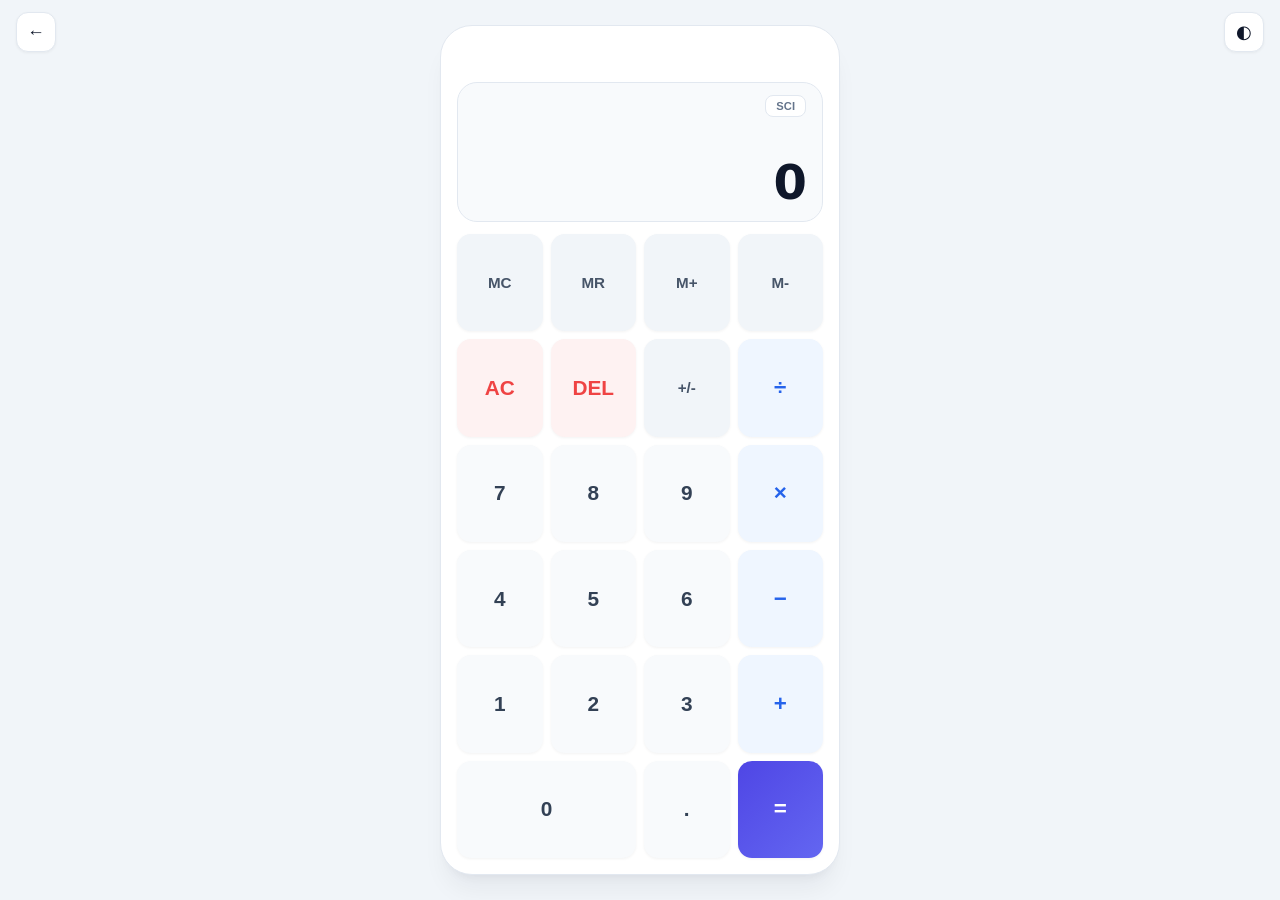
<file: calculadora.html>
<!DOCTYPE html>
<html lang="es" data-theme="dark">

<head>
   <meta charset="UTF-8" />
   <meta name="viewport" content="width=device-width, initial-scale=1.0, maximum-scale=1.0, user-scalable=no, viewport-fit=cover" />
   <meta name="description" content="Calculadora profesional responsiva con historial, memoria y modo científico" />
   <title>Calculadora Pro</title>
   <style>
      :root {
         --bg-app: #f1f5f9;
         --bg-calc: #ffffff;
         --text-primary: #0f172a;
         --text-secondary: #64748b;
         
         --btn-num: #f8fafc;
         --btn-num-text: #334155;
         --btn-num-hover: #f1f5f9;
         
         --btn-op: #eff6ff;
         --btn-op-text: #2563eb;
         --btn-op-hover: #dbeafe;
         
         --btn-fn: #f1f5f9;
         --btn-fn-text: #475569;
         --btn-fn-hover: #e2e8f0;
         
         --btn-action: #fef2f2;
         --btn-action-text: #ef4444;
         --btn-action-hover: #fee2e2;
         
         --btn-equal: linear-gradient(135deg, #4f46e5, #6366f1);
         --btn-equal-text: #ffffff;
         
         --shadow-calc: 0 20px 25px -5px rgba(15, 23, 42, 0.05), 0 8px 10px -6px rgba(15, 23, 42, 0.05);
         --shadow-btn: 0 1px 3px 0 rgba(0, 0, 0, 0.05);
         --border-ui: 1px solid #e2e8f0;
         --glow: rgba(79, 70, 229, 0.05);
         --transition-speed: 0.25s;
      }

      html[data-theme="dark"] {
         --bg-app: #090d16;
         --bg-calc: #111827;
         --text-primary: #f8fafc;
         --text-secondary: #94a3b8;
         
         --btn-num: #1f2937;
         --btn-num-text: #f3f4f6;
         --btn-num-hover: #374151;
         
         --btn-op: #1e1b4b;
         --btn-op-text: #60a5fa;
         --btn-op-hover: #2e1065;
         
         --btn-fn: #1f2937;
         --btn-fn-text: #9ca3af;
         --btn-fn-hover: #374151;
         
         --btn-action: #2d1616;
         --btn-action-text: #fca5a5;
         --btn-action-hover: #451a1a;
         
         --btn-equal: linear-gradient(135deg, #6366f1, #4f46e5);
         --btn-equal-text: #ffffff;
         
         --shadow-calc: 0 25px 50px -12px rgba(0, 0, 0, 0.5);
         --shadow-btn: 0 2px 4px 0 rgba(0, 0, 0, 0.3);
         --border-ui: 1px solid #1f2937;
         --glow: rgba(99, 102, 241, 0.15);
      }

      * {
         box-sizing: border-box;
         margin: 0;
         padding: 0;
         /* Evitar selección de texto al tapear rápido */
         -webkit-touch-callout: none;
         -webkit-user-select: none;
         user-select: none;
         -webkit-tap-highlight-color: transparent;
      }

      html, body {
         height: 100%;
         width: 100%;
         background: var(--bg-app);
         color: var(--text-primary);
         font-family: system-ui, -apple-system, BlinkMacSystemFont, "Segoe UI", Roboto, sans-serif;
         transition: background var(--transition-speed) ease;
         /* Permitir scroll solo a nivel de la app si es estrictamente necesario */
         overflow-y: auto; 
         display: flex;
         justify-content: center;
         align-items: center;
      }

      .viewport {
         width: 100%;
         height: 100dvh;
         display: flex;
         justify-content: center;
         align-items: center;
         padding: clamp(8px, 2vw, 16px);
      }

      .nav-header {
         position: absolute;
         top: calc(12px + env(safe-area-inset-top));
         left: 16px;
         right: 16px;
         display: flex;
         justify-content: space-between;
         z-index: 10;
         pointer-events: none;
      }

      .back-btn, .theme-btn {
         pointer-events: auto;
         width: 40px;
         height: 40px;
         border-radius: 12px;
         border: var(--border-ui);
         background: var(--bg-calc);
         color: var(--text-primary);
         box-shadow: var(--shadow-btn);
         cursor: pointer;
         display: flex;
         align-items: center;
         justify-content: center;
         font-size: 1.1rem;
         transition: all 0.2s;
      }

      .back-btn:active, .theme-btn:active {
         transform: scale(0.92);
         background: var(--btn-num-hover);
      }

      .calculator {
         width: 100%;
         max-width: 400px;
         height: 100%;
         max-height: 850px; /* Limite máximo en PC/Tablets */
         background: var(--bg-calc);
         border-radius: 32px;
         box-shadow: var(--shadow-calc);
         display: flex;
         flex-direction: column;
         gap: 12px;
         border: var(--border-ui);
         padding: 16px;
         padding-top: calc(56px + env(safe-area-inset-top));
         padding-bottom: max(16px, env(safe-area-inset-bottom));
         /* Permite scrollear solo el interior de la calc si la pantalla es enana */
         overflow-y: auto; 
      }

      .display {
         flex: 1 1 auto; /* Se encoge si falta espacio */
         min-height: 90px;
         max-height: 140px;
         border-radius: 20px;
         background: var(--btn-num);
         padding: 12px 16px;
         display: flex;
         flex-direction: column;
         justify-content: flex-end;
         text-align: right;
         border: var(--border-ui);
         transition: all var(--transition-speed) ease;
      }

      .status-row {
         display: flex;
         justify-content: space-between;
         align-items: center;
         margin-bottom: auto; /* Empuja el texto principal hacia abajo */
      }

      .memory-indicator {
         font-size: 0.8rem;
         font-weight: 800;
         color: var(--btn-op-text);
      }

      .mode-badge {
         padding: 4px 10px;
         border-radius: 8px;
         border: var(--border-ui);
         background: var(--bg-calc);
         color: var(--text-secondary);
         font-size: 0.7rem;
         font-weight: 700;
         cursor: pointer;
      }

      .mode-badge.active {
         background: var(--btn-op);
         color: var(--btn-op-text);
         border-color: transparent;
      }

      .history {
         min-height: 1.2rem;
         font-size: 0.9rem;
         color: var(--text-secondary);
         overflow: hidden;
         text-overflow: ellipsis;
         white-space: nowrap;
         font-weight: 500;
      }

      .main {
         font-size: clamp(2rem, 8vw, 3rem);
         font-weight: 600;
         line-height: 1.1;
         letter-spacing: -0.02em;
         word-break: break-all;
      }

      /* Contenedor fluido para todo el teclado */
      .keyboard-container {
         display: flex;
         flex-direction: column;
         flex: 4 1 auto; /* Toma la mayor parte del espacio y se ajusta */
         gap: 8px;
         min-height: 0; /* Clave para que flexbox comprima su contenido */
      }

      .science-panel, .keypad {
         display: grid;
         grid-template-columns: repeat(4, 1fr);
         grid-auto-rows: 1fr; /* Todas las filas miden lo mismo */
         gap: 8px;
      }

      .science-panel {
         flex: 2 1 auto;
         animation: fadeIn 0.2s ease-out;
      }

      .keypad {
         flex: 5 1 auto;
      }

      .science-panel[hidden] {
         display: none !important;
      }

      /* Botones dinámicos (sin height fijo ni aspect-ratio) */
      .btn {
         width: 100%;
         height: 100%;
         min-height: 44px; /* Altura mínima táctil recomendada por Apple/Google */
         border: 0;
         border-radius: 14px;
         font-size: clamp(1rem, 4vw, 1.3rem);
         font-weight: 600;
         cursor: pointer;
         box-shadow: var(--shadow-btn);
         display: flex;
         align-items: center;
         justify-content: center;
         transition: background 0.1s, transform 0.05s;
         touch-action: manipulation; /* Optimiza el tacto en móviles */
      }

      .btn.span-2 {
         grid-column: span 2;
      }

      .btn-num { background: var(--btn-num); color: var(--btn-num-text); }
      .btn-num:active { background: var(--btn-num-hover); }

      .btn-op { background: var(--btn-op); color: var(--btn-op-text); font-weight: 700; font-size: 1.4rem; }
      .btn-op:active { background: var(--btn-op-hover); }

      .btn-fn { background: var(--btn-fn); color: var(--btn-fn-text); font-size: 0.95rem; }
      .btn-fn:active { background: var(--btn-fn-hover); }

      .btn-action { background: var(--btn-action); color: var(--btn-action-text); font-weight: 700; }
      .btn-action:active { background: var(--btn-action-hover); }

      .btn-equal { background: var(--btn-equal); color: var(--btn-equal-text); font-size: 1.4rem; }
      .btn-equal:active { transform: scale(0.95); filter: brightness(0.9); }

      .btn:not(.btn-equal):active { transform: scale(0.94); }

      @keyframes fadeIn {
         from { opacity: 0; transform: translateY(-5px); }
         to { opacity: 1; transform: translateY(0); }
      }

      /* Adaptación para móviles estándar */
      @media (max-width: 480px) {
         .viewport { padding: 0; align-items: flex-end; }
         .calculator {
            border-radius: 24px 24px 0 0;
            border-bottom: 0;
            padding: 12px;
            padding-top: calc(56px + env(safe-area-inset-top));
         }
         .nav-header { top: calc(8px + env(safe-area-inset-top)); }
      }
   </style>
</head>

<body>
   <header class="nav-header">
      <button class="back-btn" type="button" id="backBtn" aria-label="Volver" onclick="window.location.href='index.html'" title="Volver al conversor">←</button>
      <!-- <button class="back-btn" type="button" id="backBtn" aria-label="Volver">←</button> -->
      <button class="theme-btn" type="button" id="themeBtn" aria-label="Cambiar tema">◐</button>
   </header>

   <main class="viewport">
      <section class="calculator" aria-label="Calculadora">
         <section class="display" aria-live="polite">
            <div class="status-row">
               <div id="memoryIndicator" class="memory-indicator"></div>
               <button type="button" class="mode-badge" id="scienceToggle">SCI</button>
            </div>
            <div id="historyDisplay" class="history"></div>
            <output id="mainDisplay" class="main">0</output>
         </section>

         <div class="keyboard-container">
            <section id="sciencePanel" class="science-panel" hidden>
               <button type="button" class="btn btn-fn" data-science="sqrt">√x</button>
               <button type="button" class="btn btn-fn" data-science="square">x²</button>
               <button type="button" class="btn btn-fn" data-science="cube">x³</button>
               <button type="button" class="btn btn-fn" data-science="inv">1/x</button>
               <button type="button" class="btn btn-fn" data-science="sin">sin</button>
               <button type="button" class="btn btn-fn" data-science="cos">cos</button>
               <button type="button" class="btn btn-fn" data-science="tan">tan</button>
               <button type="button" class="btn btn-fn" data-science="log">log</button>
            </section>

            <section class="keypad">
               <button type="button" class="btn btn-fn" data-action="mc">MC</button>
               <button type="button" class="btn btn-fn" data-action="mr">MR</button>
               <button type="button" class="btn btn-fn" data-action="mplus">M+</button>
               <button type="button" class="btn btn-fn" data-action="mminus">M-</button>

               <button type="button" class="btn btn-action" data-action="clear">AC</button>
               <button type="button" class="btn btn-action" data-action="delete">DEL</button>
               <button type="button" class="btn btn-fn" data-action="sign">+/-</button>
               <button type="button" class="btn btn-op" data-operator="÷">÷</button>

               <button type="button" class="btn btn-num" data-number="7">7</button>
               <button type="button" class="btn btn-num" data-number="8">8</button>
               <button type="button" class="btn btn-num" data-number="9">9</button>
               <button type="button" class="btn btn-op" data-operator="×">×</button>

               <button type="button" class="btn btn-num" data-number="4">4</button>
               <button type="button" class="btn btn-num" data-number="5">5</button>
               <button type="button" class="btn btn-num" data-number="6">6</button>
               <button type="button" class="btn btn-op" data-operator="-">−</button>

               <button type="button" class="btn btn-num" data-number="1">1</button>
               <button type="button" class="btn btn-num" data-number="2">2</button>
               <button type="button" class="btn btn-num" data-number="3">3</button>
               <button type="button" class="btn btn-op" data-operator="+">+</button>

               <button type="button" class="btn btn-num span-2" data-number="0">0</button>
               <button type="button" class="btn btn-num" data-action="decimal">.</button>
               <button type="button" class="btn btn-equal" data-action="equals">=</button>
            </section>
         </div>
      </section>
   </main>

   <script>
      // Mantengo tu motor JS exacto, enfocado en el UI/UX que pidió el usuario.
      class CalculatorApp {
         constructor() {
            this.mainDisplay = document.getElementById("mainDisplay");
            this.historyDisplay = document.getElementById("historyDisplay");
            this.memoryIndicator = document.getElementById("memoryIndicator");
            this.sciencePanel = document.getElementById("sciencePanel");
            this.scienceToggle = document.getElementById("scienceToggle");
            this.themeBtn = document.getElementById("themeBtn");
            this.backBtn = document.getElementById("backBtn");

            this.current = "0";
            this.prev = null;
            this.operator = null;
            this.waiting = false;
            this.memory = 0;

            this.initTheme();
            this.bindEvents();
            this.updateDisplay();
         }

         bindEvents() {
            document.addEventListener("click", (e) => {
               const btn = e.target.closest("button");
               if (!btn) return;
               const { number, operator, action, science } = btn.dataset;
               if (number !== undefined) this.inputNumber(number);
               else if (operator) this.setOperator(operator);
               else if (action) this.handleAction(action);
               else if (science) this.applyScience(science);
            });

            this.themeBtn.addEventListener("click", () => this.toggleTheme());
            this.scienceToggle.addEventListener("click", () => this.toggleScience());
         }

         initTheme() {
            const saved = localStorage.getItem("app-theme") || (window.matchMedia("(prefers-color-scheme: dark)").matches ? "dark" : "light");
            document.documentElement.setAttribute("data-theme", saved);
            this.updateThemeButton(saved);
         }

         toggleTheme() {
            const next = document.documentElement.getAttribute("data-theme") === "dark" ? "light" : "dark";
            document.documentElement.setAttribute("data-theme", next);
            localStorage.setItem("app-theme", next);
            this.updateThemeButton(next);
         }

         updateThemeButton(theme) {
            this.themeBtn.textContent = theme === "dark" ? "☀" : "◐";
         }

         toggleScience() {
            const isHidden = this.sciencePanel.hasAttribute("hidden");
            if (isHidden) {
               this.sciencePanel.removeAttribute("hidden");
               this.scienceToggle.classList.add("active");
            } else {
               this.sciencePanel.setAttribute("hidden", "");
               this.scienceToggle.classList.remove("active");
            }
         }

         haptic() { if (navigator.vibrate) navigator.vibrate(10); }

         round(n) { return Math.round((n + Number.EPSILON) * 1e9) / 1e9; }

         formatNumber(value) {
            if (value === "Error") return "Error";
            const num = Number(value);
            return Number.isFinite(num) ? new Intl.NumberFormat("es-ES", { maximumFractionDigits: 9 }).format(num) : "Error";
         }

         updateDisplay() {
            this.mainDisplay.textContent = this.formatNumber(this.current);
            this.historyDisplay.textContent = this.prev !== null && this.operator ? `${this.formatNumber(this.prev)} ${this.operator}` : "";
            this.memoryIndicator.textContent = this.memory !== 0 ? "M" : "";
         }

         inputNumber(n) {
            this.haptic();
            if (this.current === "Error") this.clearAll();
            if (this.waiting) { this.current = n; this.waiting = false; } 
            else if (this.current === "0") { this.current = n; } 
            else { this.current += n; }
            this.updateDisplay();
         }

         setOperator(op) {
            this.haptic();
            if (this.current === "Error") return;
            const value = Number(this.current);
            if (this.prev === null) { this.prev = value; } 
            else if (this.operator && !this.waiting) {
               const result = this.compute(this.prev, value, this.operator);
               if (result === "Error") return this.setError();
               this.prev = result;
               this.current = String(result);
            }
            this.operator = op;
            this.waiting = true;
            this.updateDisplay();
         }

         compute(a, b, op) {
            switch (op) {
               case "+": return this.round(a + b);
               case "-": return this.round(a - b);
               case "×": return this.round(a * b);
               case "÷": return b === 0 ? "Error" : this.round(a / b);
               default: return b;
            }
         }

         calculate() {
            this.haptic();
            if (this.current === "Error" || !this.operator || this.prev === null) return;
            const result = this.compute(this.prev, Number(this.current), this.operator);
            if (result === "Error") return this.setError();
            this.current = String(result);
            this.prev = null;
            this.operator = null;
            this.waiting = true;
            this.updateDisplay();
         }

         handleAction(action) {
            switch (action) {
               case "clear": this.clearAll(); break;
               case "delete": 
                  this.haptic();
                  if (this.current === "Error" || this.waiting) return;
                  this.current = this.current.length > 1 ? this.current.slice(0, -1) : "0";
                  if (this.current === "-" || this.current === "") this.current = "0";
                  this.updateDisplay(); break;
               case "sign": 
                  this.haptic();
                  if (this.current !== "0" && this.current !== "Error") this.current = String(Number(this.current) * -1);
                  this.updateDisplay(); break;
               case "decimal": 
                  this.haptic();
                  if (this.current === "Error") this.clearAll();
                  if (this.waiting) { this.current = "0."; this.waiting = false; } 
                  else if (!this.current.includes(".")) { this.current += "."; }
                  this.updateDisplay(); break;
               case "equals": this.calculate(); break;
               case "mc": this.haptic(); this.memory = 0; this.updateDisplay(); break;
               case "mr": this.haptic(); this.current = String(this.memory); this.waiting = false; this.updateDisplay(); break;
               case "mplus": this.haptic(); if (this.current !== "Error") this.memory = this.round(this.memory + Number(this.current)); this.updateDisplay(); break;
               case "mminus": this.haptic(); if (this.current !== "Error") this.memory = this.round(this.memory - Number(this.current)); this.updateDisplay(); break;
            }
         }

         applyScience(type) {
            this.haptic();
            if (this.current === "Error") return;
            const value = Number(this.current);
            let result;
            switch (type) {
               case "sqrt": result = value < 0 ? "Error" : this.round(Math.sqrt(value)); break;
               case "square": result = this.round(value ** 2); break;
               case "cube": result = this.round(value ** 3); break;
               case "inv": result = value === 0 ? "Error" : this.round(1 / value); break;
               case "sin": result = this.round(Math.sin(value)); break;
               case "cos": result = this.round(Math.cos(value)); break;
               case "tan": result = this.round(Math.tan(value)); break;
               case "log": result = value <= 0 ? "Error" : this.round(Math.log10(value)); break;
            }
            if (result === "Error") return this.setError();
            this.current = String(result);
            this.waiting = true;
            this.updateDisplay();
         }

         clearAll() { this.current = "0"; this.prev = null; this.operator = null; this.waiting = false; this.updateDisplay(); }
         setError() { this.current = "Error"; this.prev = null; this.operator = null; this.waiting = true; this.updateDisplay(); }
      }

      new CalculatorApp();
   </script>
</body>
</html>
</file>
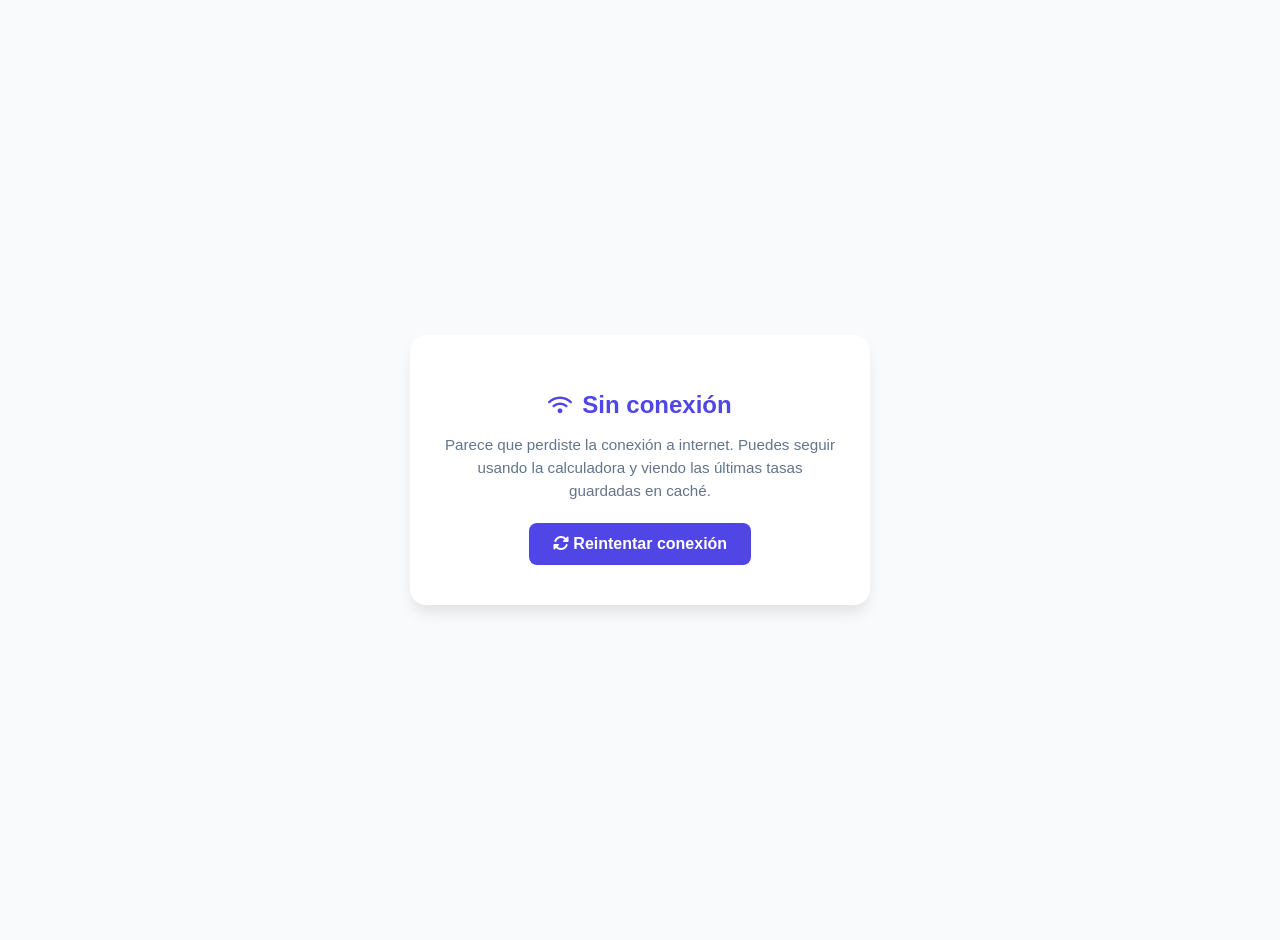
<file: offline.html>
<!DOCTYPE html>
<html lang="es">
<head>
    <meta charset="UTF-8">
    <meta name="viewport" content="width=device-width, initial-scale=1.0">
    <title>Sin Conexión | Conversor Pro</title>
    <style>
        body {
            font-family: -apple-system, BlinkMacSystemFont, 'Segoe UI', Roboto, sans-serif;
            background: #F8FAFC;
            color: #1E293B;
            display: flex;
            align-items: center;
            justify-content: center;
            height: 100vh;
            margin: 0;
            text-align: center;
            padding: 20px;
        }
        .card {
            background: white;
            padding: 40px 30px;
            border-radius: 16px;
            box-shadow: 0 10px 15px -3px rgba(0,0,0,0.1);
            max-width: 400px;
            width: 100%;
        }
        h1 {
            font-size: 1.5rem;
            color: #4F46E5;
            margin-bottom: 10px;
            display: flex;
            align-items: center;
            justify-content: center;
            gap: 10px;
        }
        p {
            font-size: 0.95rem;
            color: #64748B;
            line-height: 1.5;
            margin-bottom: 20px;
        }
        button {
            background: #4F46E5;
            color: white;
            border: none;
            padding: 12px 24px;
            border-radius: 8px;
            font-weight: 600;
            font-size: 1rem;
            cursor: pointer;
            transition: all 0.2s ease;
        }
        button:hover {
            background: #4338CA;
            transform: translateY(-2px);
        }
    </style>
</head>
<body>
    <div class="card">
        <h1><i class="fas fa-wifi" style="font-size: 1.2rem;"></i> Sin conexión</h1>
        <p>Parece que perdiste la conexión a internet. Puedes seguir usando la calculadora y viendo las últimas tasas guardadas en caché.</p>
        <button onclick="window.location.reload()">
            <i class="fas fa-sync-alt"></i> Reintentar conexión
        </button>
    </div>
    <!-- FontAwesome para el icono (opcional, o usa un emoji 📶) -->
    <link rel="stylesheet" href="https://cdnjs.cloudflare.com/ajax/libs/font-awesome/6.5.1/css/all.min.css">
</body>
</html>
</file>
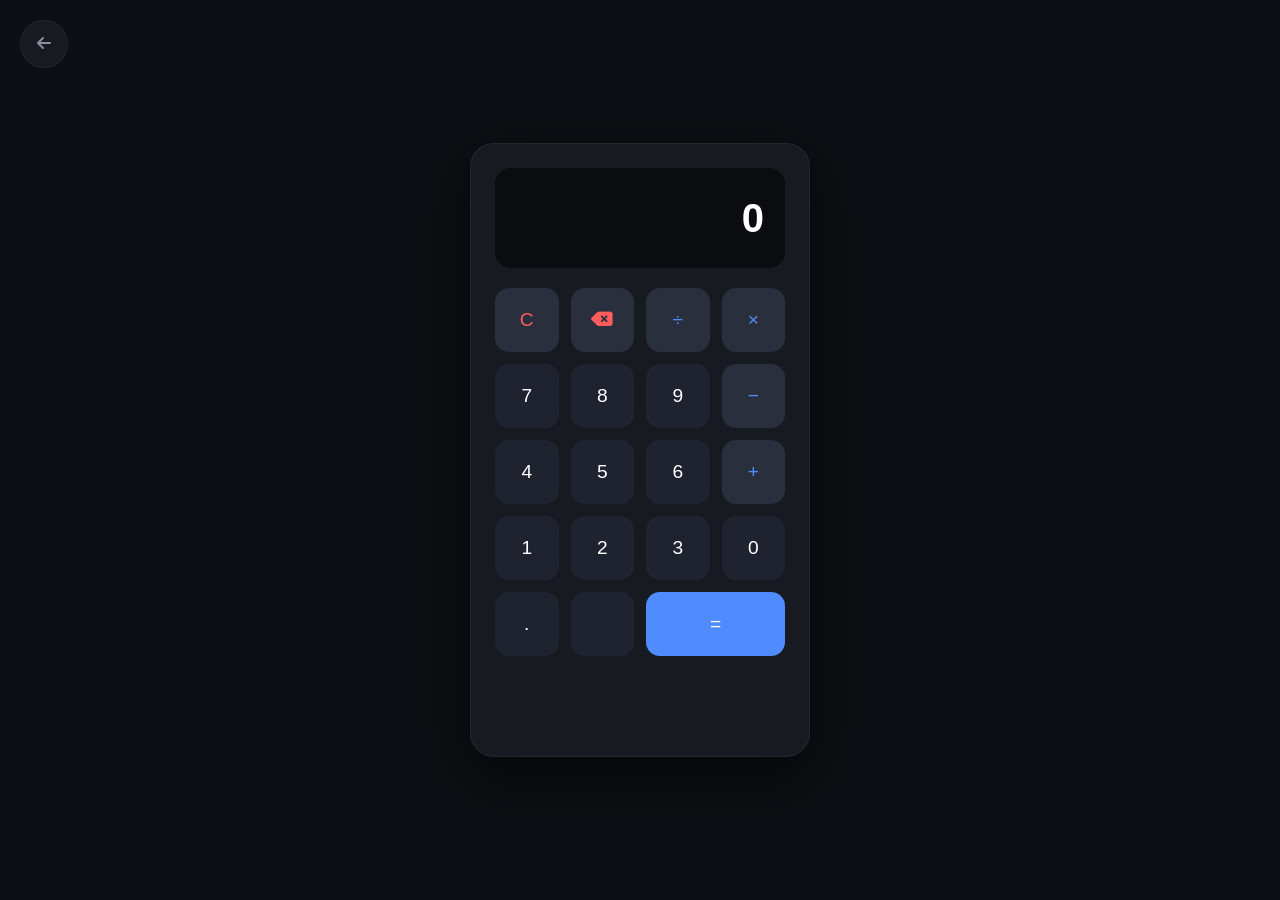
<file: conversor-monedas-pro/calculadora.html>
<!DOCTYPE html>
<html lang="es">

<head>
    <meta charset="UTF-8">
    <meta name="viewport" content="width=device-width, initial-scale=1.0">

    <link href="https://cdn.jsdelivr.net/npm/bootstrap@5.3.3/dist/css/bootstrap.min.css" rel="stylesheet">
    <link href="https://cdnjs.cloudflare.com/ajax/libs/font-awesome/6.5.1/css/all.min.css" rel="stylesheet">

    <title>Calculator PRO</title>

    <style>
        :root {
            --bg: #0d0f14;
            --card: #171a21;
            --text: #ffffff;
            --muted: #8b90a0;
            --accent: #4f8cff;
            --danger: #ff5c5c;
            --border: rgba(255, 255, 255, 0.06);
        }

        /* Base */
        body {
            background: var(--bg);
            font-family: -apple-system, BlinkMacSystemFont, "Segoe UI", sans-serif;
            color: var(--text);
        }

        /* Layout */
        .app {
            min-height: 100vh;
            display: flex;
            align-items: center;
            justify-content: center;
        }

        /* Calculator */
        .calculator {
            width: 100%;
            max-width: 340px;
            background: var(--card);
            border-radius: 24px;
            padding: 24px;
            box-shadow: 0 20px 60px rgba(0, 0, 0, 0.6);
            border: 1px solid var(--border);
        }

        /* Display */
        .display {
            background: #0a0c10;
            border-radius: 16px;
            padding: 20px;
            text-align: right;
            font-size: 2.5rem;
            font-weight: 600;
            margin-bottom: 20px;
            overflow: hidden;
            letter-spacing: 1px;
        }

        /* Grid */
        .grid {
            display: grid;
            grid-template-columns: repeat(4, 1fr);
            gap: 12px;
        }

        /* Buttons */
        .btn-calc {
            height: 64px;
            border-radius: 14px;
            border: none;
            font-size: 1.2rem;
            font-weight: 500;
            transition: all .2s ease;
        }

        /* Variants */
        .btn-num {
            background: #1f2330;
            color: white;
        }

        .btn-op {
            background: #2a2f3d;
            color: var(--accent);
        }

        .btn-eq {
            background: var(--accent);
            color: white;
            grid-column: span 2;
        }

        .btn-clear {
            background: #2a2f3d;
            color: var(--danger);
        }

        /* Hover */
        .btn-calc:hover {
            transform: translateY(-2px);
            opacity: .9;
        }

        /* Active */
        .btn-calc:active {
            transform: scale(0.96);
        }

        /* Special */
        .zero {
            grid-column: span 2;
        }

        /* Header btn */
        .back-btn {
            position: fixed;
            top: 20px;
            left: 20px;
            background: var(--card);
            border: 1px solid var(--border);
            width: 48px;
            height: 48px;
            border-radius: 50%;
            color: var(--muted);
        }

        /* Responsive */
        @media (max-width: 400px) {
            .calculator {
                padding: 18px;
            }

            .display {
                font-size: 2rem;
            }
        }
    </style>
</head>

<body>

    <button class="back-btn" onclick="history.back()">
        <i class="fas fa-arrow-left"></i>
    </button>

    <div class="app">
        <div class="calculator">
            <div id="display" class="display">0</div>

            <div class="grid">
                <button class="btn-calc btn-clear" onclick="clearAll()">C</button>
                <button class="btn-calc btn-clear" onclick="deleteLast()"><i class="fas fa-delete-left"></i></button>
                <button class="btn-calc btn-op" onclick="setOperator('/')">÷</button>
                <button class="btn-calc btn-op" onclick="setOperator('*')">×</button>

                <button class="btn-calc btn-num" onclick="inputNumber('7')">7</button>
                <button class="btn-calc btn-num" onclick="inputNumber('8')">8</button>
                <button class="btn-calc btn-num" onclick="inputNumber('9')">9</button>
                <button class="btn-calc btn-op" onclick="setOperator('-')">−</button>

                <button class="btn-calc btn-num" onclick="inputNumber('4')">4</button>
                <button class="btn-calc btn-num" onclick="inputNumber('5')">5</button>
                <button class="btn-calc btn-num" onclick="inputNumber('6')">6</button>
                <button class="btn-calc btn-op" onclick="setOperator('+')">+</button>

                <button class="btn-calc btn-num" onclick="inputNumber('1')">1</button>
                <button class="btn-calc btn-num" onclick="inputNumber('2')">2</button>
                <button class="btn-calc btn-num" onclick="inputNumber('3')">3</button>
                <button class="btn-calc btn-num" onclick="inputNumber('0')">0</button>
                <button class="btn-calc btn-num" onclick="inputDecimal()">.</button>
                <button class="btn-calc btn-num" onclick="inputDecimal()"></button>
                
                <button class="btn-calc btn-eq" onclick="calculate()">=</button>
                

                <button class="btn-calc btn-num invisible"></button>
                <button class="btn-calc btn-num invisible"></button>
            </div>
        </div>
    </div>

    <script>
        class Calculator {
            constructor() {
                this.display = document.getElementById('display');
                this.current = '0';
                this.prev = null;
                this.operator = null;
                this.waiting = false;
                this.update();
            }

            inputNumber(n) {
                if (this.waiting) {
                    this.current = n;
                    this.waiting = false;
                } else {
                    this.current = this.current === '0' ? n : this.current + n;
                }
                this.update();
            }

            inputDecimal() {
                if (!this.current.includes('.')) {
                    this.current += '.';
                }
                this.update();
            }

            setOperator(op) {
                const value = parseFloat(this.current);

                if (this.prev === null) {
                    this.prev = value;
                } else if (this.operator) {
                    this.prev = this.calc(this.prev, value, this.operator);
                }

                this.operator = op;
                this.waiting = true;
                this.update();
            }

            calc(a, b, op) {
                if (op === '+') return a + b;
                if (op === '-') return a - b;
                if (op === '*') return a * b;
                if (op === '/') return b === 0 ? 0 : a / b;
            }

            calculate() {
                if (this.operator) {
                    this.current = this.calc(this.prev, parseFloat(this.current), this.operator).toString();
                    this.prev = null;
                    this.operator = null;
                }
                this.update();
            }

            clearAll() {
                this.current = '0';
                this.prev = null;
                this.operator = null;
                this.update();
            }

            deleteLast() {
                this.current = this.current.length > 1 ? this.current.slice(0, -1) : '0';
                this.update();
            }

            update() {
                this.display.textContent = this.current;
            }
        }

        const calc = new Calculator();

        window.inputNumber = n => calc.inputNumber(n);
        window.inputDecimal = () => calc.inputDecimal();
        window.setOperator = o => calc.setOperator(o);
        window.calculate = () => calc.calculate();
        window.clearAll = () => calc.clearAll();
        window.deleteLast = () => calc.deleteLast();
    </script>

</body>

</html>
</file>
